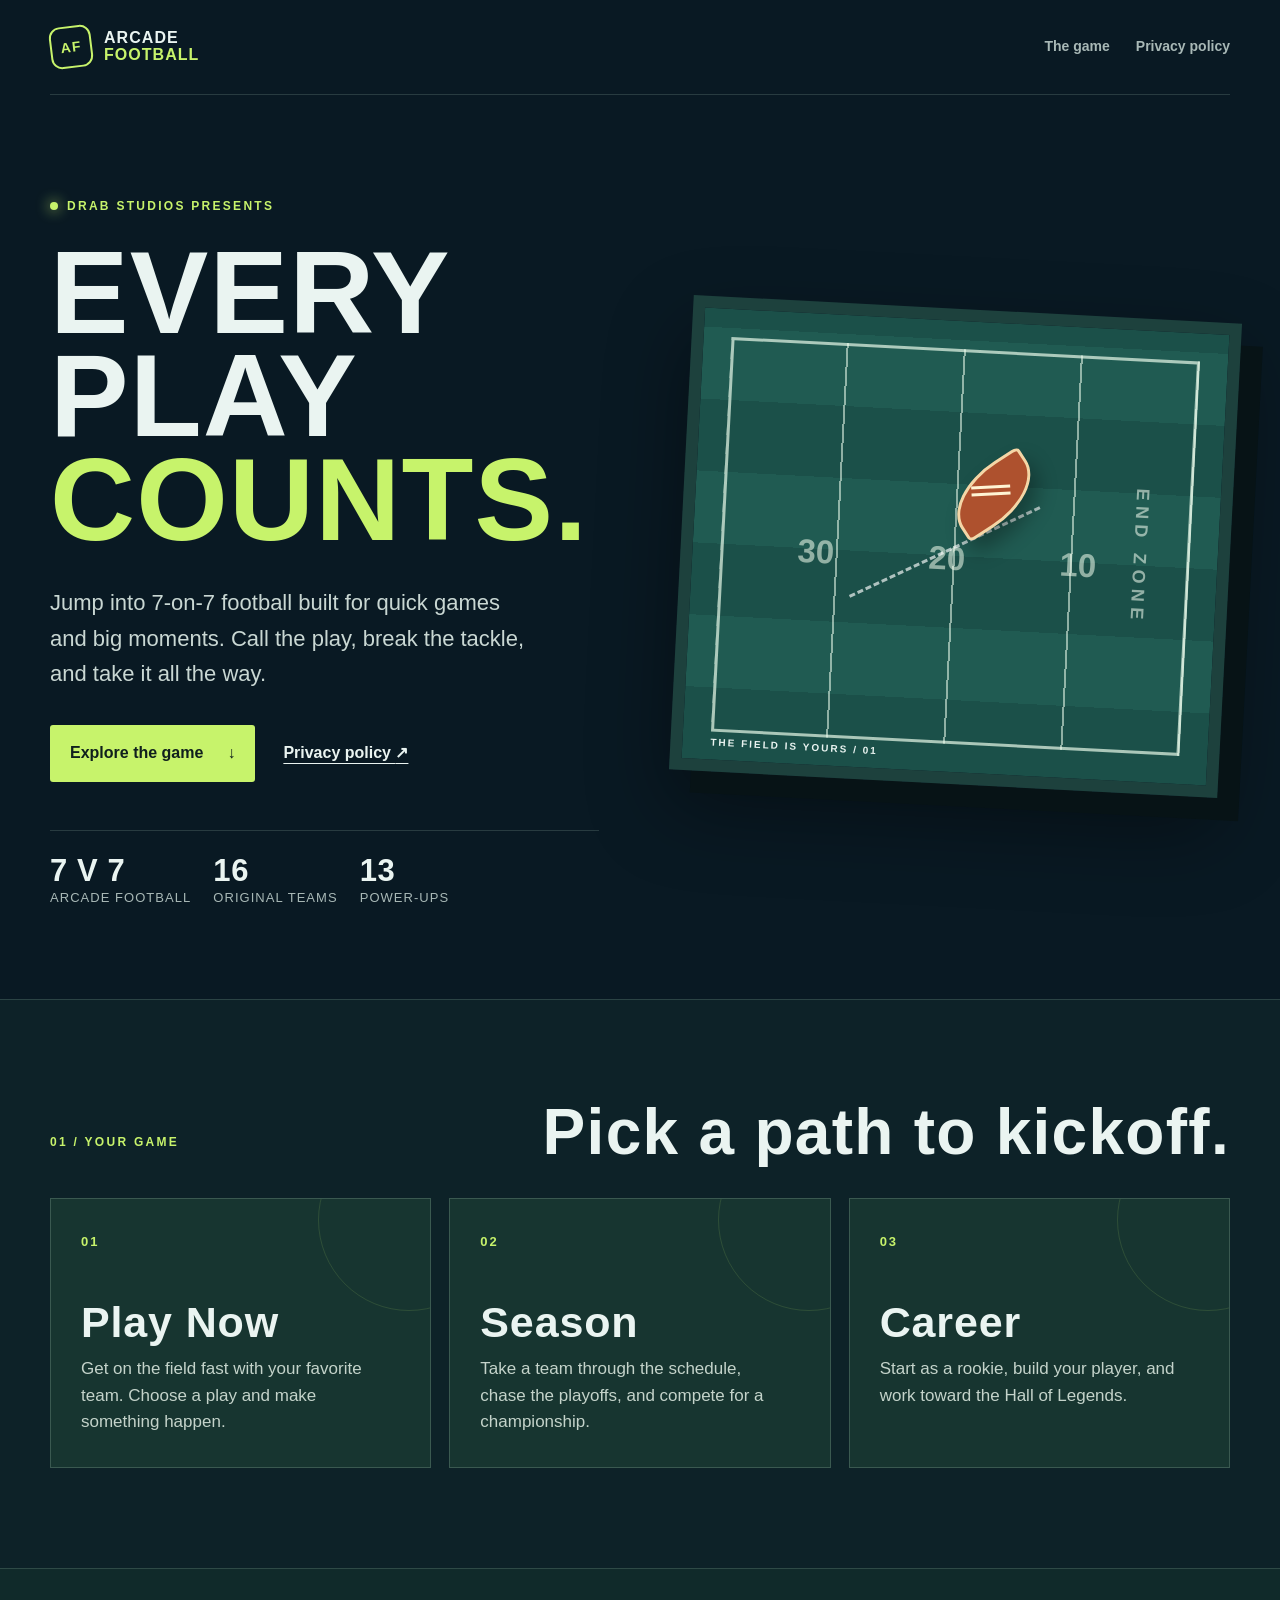
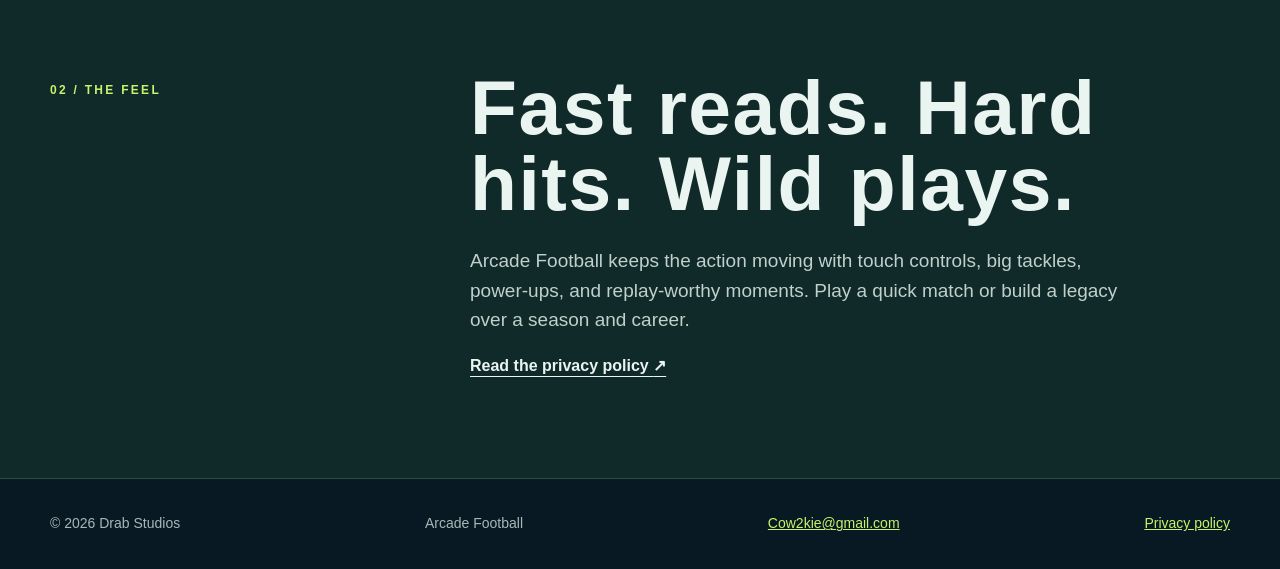
<file: index.html>
<!doctype html>
<html lang="en">
<head>
  <meta charset="utf-8">
  <meta name="viewport" content="width=device-width, initial-scale=1">
  <meta name="theme-color" content="#091923">
  <meta name="description" content="Arcade Football by Drab Studios: quick 7-on-7 games, 16 original teams, seasons, career mode, and arcade action.">
  <title>Arcade Football | Drab Studios</title>
  <link rel="stylesheet" href="styles.css">
</head>
<body>
  <header class="site-header wrap">
    <a class="brand" href="./" aria-label="Arcade Football home"><span class="brand-mark" aria-hidden="true">AF</span><span>ARCADE <strong>FOOTBALL</strong></span></a>
    <nav aria-label="Main navigation"><a href="#game">The game</a><a href="privacy.html">Privacy policy</a></nav>
  </header>
  <main>
    <section class="hero wrap" id="game">
      <div class="hero-copy">
        <p class="eyebrow"><span class="live-dot"></span>DRAB STUDIOS PRESENTS</p>
        <h1>EVERY PLAY<br><em>COUNTS.</em></h1>
        <p class="lede">Jump into 7-on-7 football built for quick games and big moments. Call the play, break the tackle, and take it all the way.</p>
        <div class="hero-actions"><a class="button button-primary" href="#modes">Explore the game <span aria-hidden="true">↓</span></a><a class="text-link" href="privacy.html">Privacy policy <span aria-hidden="true">↗</span></a></div>
        <div class="hero-stats" aria-label="Game highlights"><span><strong>7 v 7</strong> arcade football</span><span><strong>16</strong> original teams</span><span><strong>13</strong> power-ups</span></div>
      </div>
      <div class="field-art" role="img" aria-label="Stylized football field with a ball crossing toward the end zone">
        <div class="field-grid"></div><span class="yard yard-a">30</span><span class="yard yard-b">20</span><span class="yard yard-c">10</span><span class="endzone">END ZONE</span><span class="ball" aria-hidden="true"></span><span class="ball-trail" aria-hidden="true"></span><span class="field-caption">THE FIELD IS YOURS / 01</span>
      </div>
    </section>
    <section class="modes" id="modes"><div class="wrap">
      <div class="section-heading"><p class="section-kicker">01 / YOUR GAME</p><h2>Pick a path to kickoff.</h2></div>
      <div class="mode-grid">
        <article class="mode-card"><span class="mode-number">01</span><h3>Play Now</h3><p>Get on the field fast with your favorite team. Choose a play and make something happen.</p></article>
        <article class="mode-card"><span class="mode-number">02</span><h3>Season</h3><p>Take a team through the schedule, chase the playoffs, and compete for a championship.</p></article>
        <article class="mode-card"><span class="mode-number">03</span><h3>Career</h3><p>Start as a rookie, build your player, and work toward the Hall of Legends.</p></article>
      </div>
    </div></section>
    <section class="about"><div class="wrap about-grid"><p class="section-kicker">02 / THE FEEL</p><div><h2>Fast reads. Hard hits. Wild plays.</h2><p>Arcade Football keeps the action moving with touch controls, big tackles, power-ups, and replay-worthy moments. Play a quick match or build a legacy over a season and career.</p><a class="text-link" href="privacy.html">Read the privacy policy <span aria-hidden="true">↗</span></a></div></div></section>
  </main>
  <footer class="site-footer wrap"><span>© 2026 Drab Studios</span><span>Arcade Football</span><a href="mailto:Cow2kie@gmail.com">Cow2kie@gmail.com</a><a href="privacy.html">Privacy policy</a></footer>
</body>
</html>
</file>
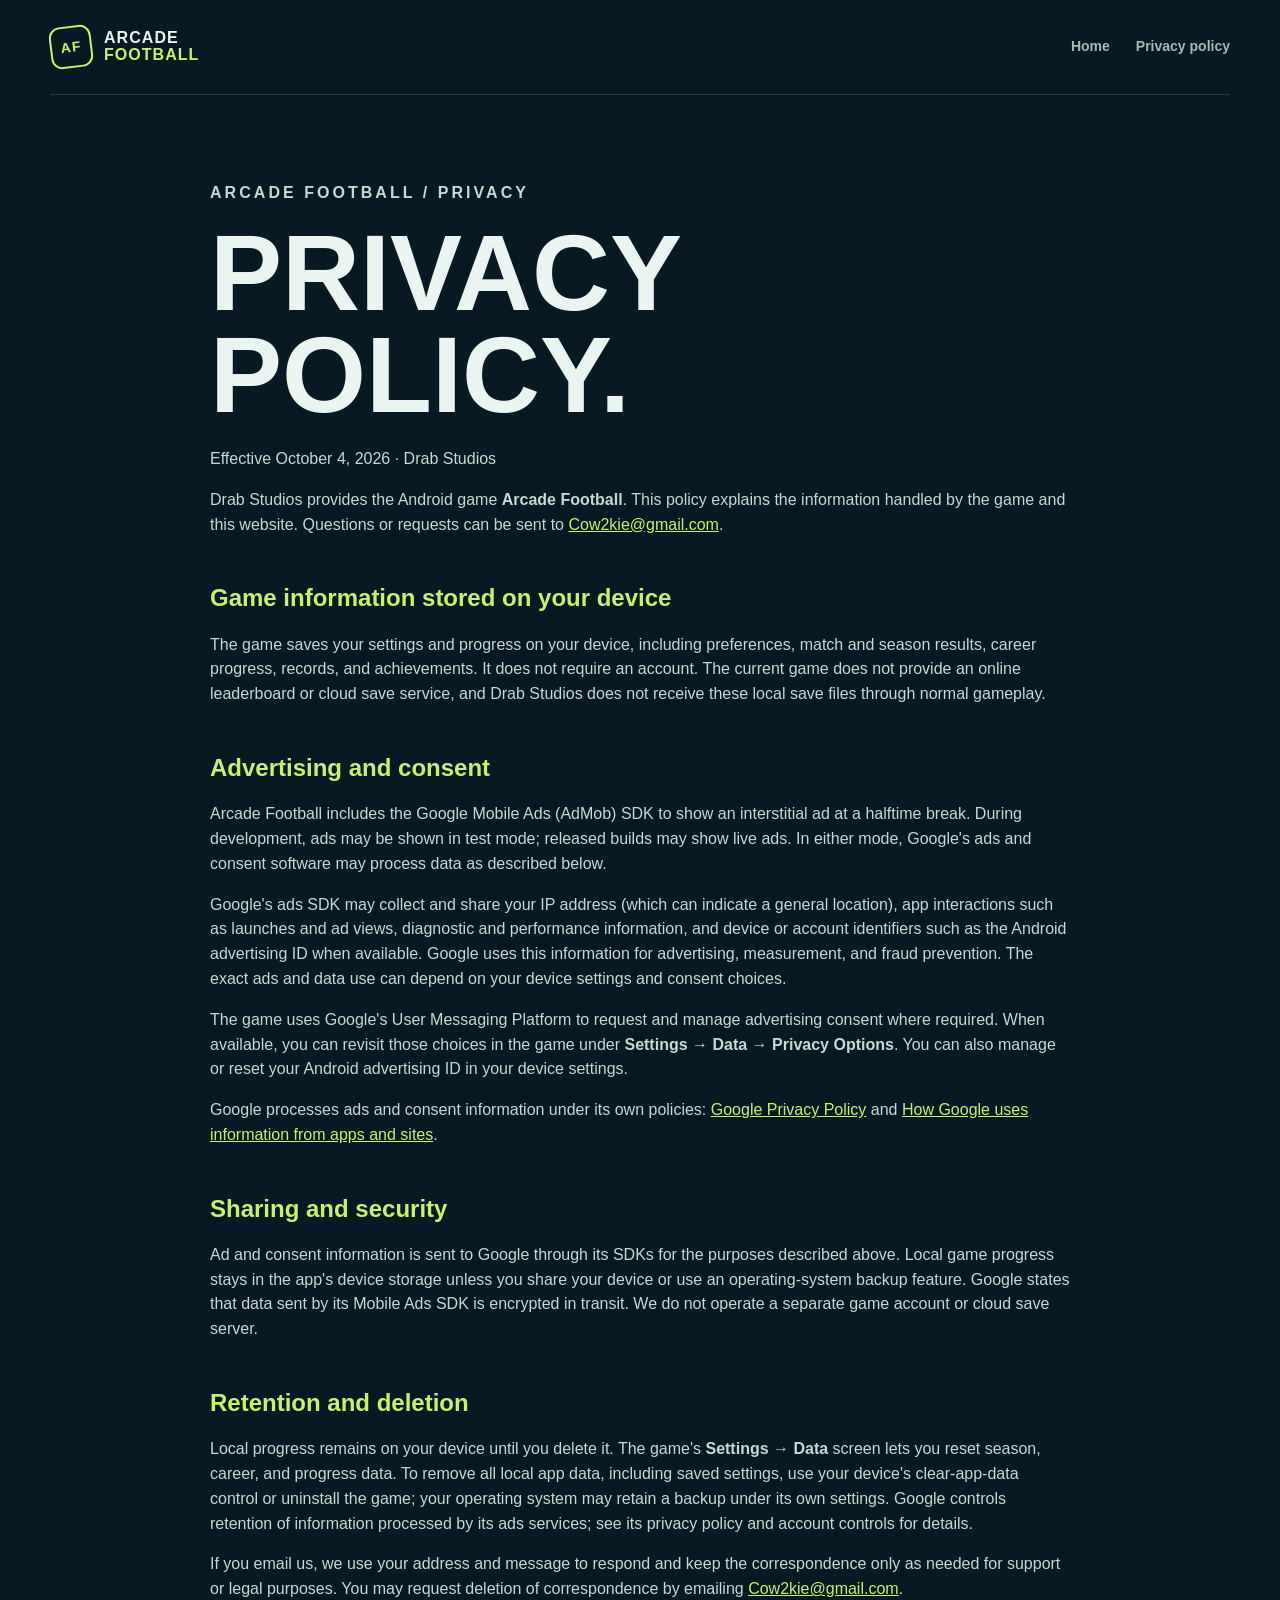
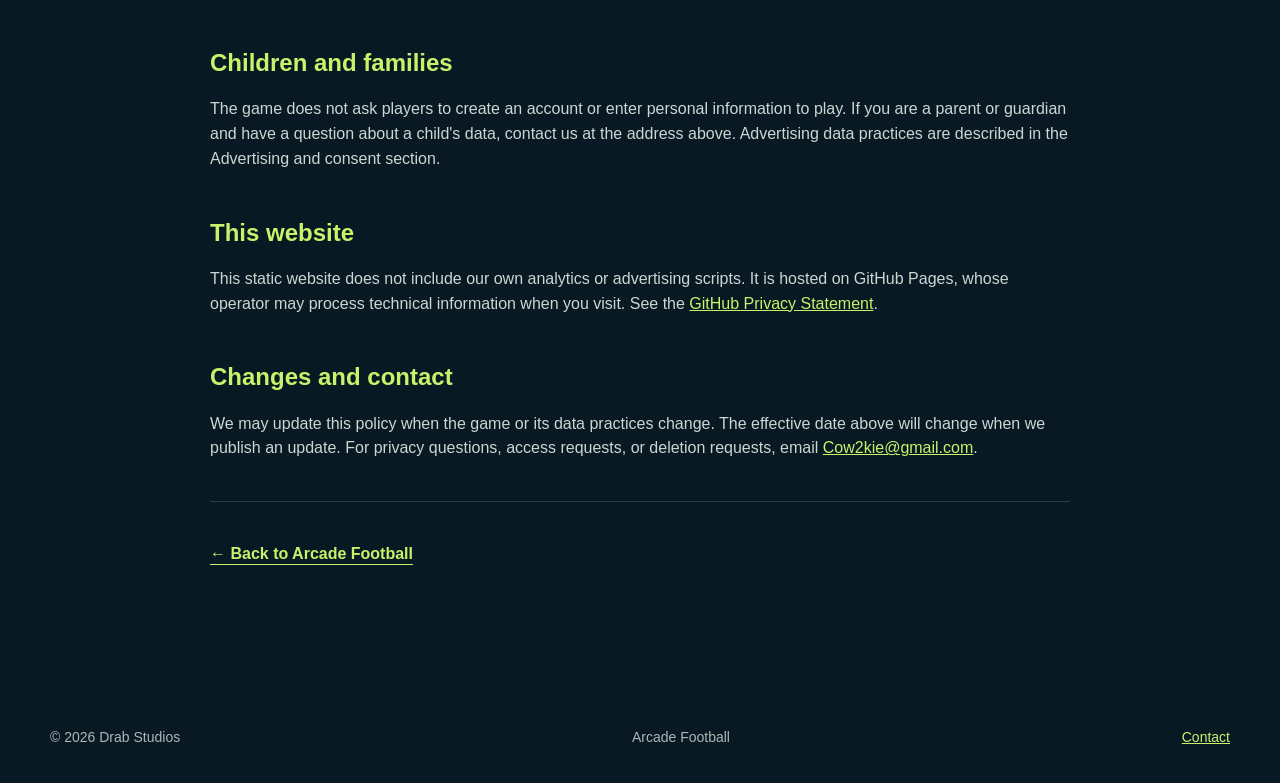
<file: privacy.html>
<!doctype html>
<html lang="en">
<head>
  <meta charset="utf-8">
  <meta name="viewport" content="width=device-width, initial-scale=1">
  <meta name="theme-color" content="#091923">
  <meta name="description" content="Privacy policy for Arcade Football by Drab Studios.">
  <title>Privacy Policy | Arcade Football</title>
  <link rel="stylesheet" href="styles.css">
</head>
<body>
  <header class="site-header wrap">
    <a class="brand" href="./" aria-label="Arcade Football home"><span class="brand-mark" aria-hidden="true">AF</span><span>ARCADE <strong>FOOTBALL</strong></span></a>
    <nav aria-label="Main navigation"><a href="./">Home</a><a href="privacy.html" aria-current="page">Privacy policy</a></nav>
  </header>
  <main class="policy-shell">
    <p class="eyebrow">ARCADE FOOTBALL / PRIVACY</p>
    <h1>PRIVACY<br>POLICY.</h1>
    <p class="policy-meta">Effective October 4, 2026 · Drab Studios</p>
    <p>Drab Studios provides the Android game <strong>Arcade Football</strong>. This policy explains the information handled by the game and this website. Questions or requests can be sent to <a href="mailto:Cow2kie@gmail.com">Cow2kie@gmail.com</a>.</p>

    <h2>Game information stored on your device</h2>
    <p>The game saves your settings and progress on your device, including preferences, match and season results, career progress, records, and achievements. It does not require an account. The current game does not provide an online leaderboard or cloud save service, and Drab Studios does not receive these local save files through normal gameplay.</p>

    <h2>Advertising and consent</h2>
    <p>Arcade Football includes the Google Mobile Ads (AdMob) SDK to show an interstitial ad at a halftime break. During development, ads may be shown in test mode; released builds may show live ads. In either mode, Google's ads and consent software may process data as described below.</p>
    <p>Google's ads SDK may collect and share your IP address (which can indicate a general location), app interactions such as launches and ad views, diagnostic and performance information, and device or account identifiers such as the Android advertising ID when available. Google uses this information for advertising, measurement, and fraud prevention. The exact ads and data use can depend on your device settings and consent choices.</p>
    <p>The game uses Google's User Messaging Platform to request and manage advertising consent where required. When available, you can revisit those choices in the game under <strong>Settings → Data → Privacy Options</strong>. You can also manage or reset your Android advertising ID in your device settings.</p>
    <p>Google processes ads and consent information under its own policies: <a href="https://policies.google.com/privacy">Google Privacy Policy</a> and <a href="https://policies.google.com/technologies/partner-sites">How Google uses information from apps and sites</a>.</p>

    <h2>Sharing and security</h2>
    <p>Ad and consent information is sent to Google through its SDKs for the purposes described above. Local game progress stays in the app's device storage unless you share your device or use an operating-system backup feature. Google states that data sent by its Mobile Ads SDK is encrypted in transit. We do not operate a separate game account or cloud save server.</p>

    <h2>Retention and deletion</h2>
    <p>Local progress remains on your device until you delete it. The game's <strong>Settings → Data</strong> screen lets you reset season, career, and progress data. To remove all local app data, including saved settings, use your device's clear-app-data control or uninstall the game; your operating system may retain a backup under its own settings. Google controls retention of information processed by its ads services; see its privacy policy and account controls for details.</p>
    <p>If you email us, we use your address and message to respond and keep the correspondence only as needed for support or legal purposes. You may request deletion of correspondence by emailing <a href="mailto:Cow2kie@gmail.com">Cow2kie@gmail.com</a>.</p>

    <h2>Children and families</h2>
    <p>The game does not ask players to create an account or enter personal information to play. If you are a parent or guardian and have a question about a child's data, contact us at the address above. Advertising data practices are described in the Advertising and consent section.</p>

    <h2>This website</h2>
    <p>This static website does not include our own analytics or advertising scripts. It is hosted on GitHub Pages, whose operator may process technical information when you visit. See the <a href="https://docs.github.com/en/site-policy/privacy-policies/github-general-privacy-statement">GitHub Privacy Statement</a>.</p>

    <h2>Changes and contact</h2>
    <p>We may update this policy when the game or its data practices change. The effective date above will change when we publish an update. For privacy questions, access requests, or deletion requests, email <a href="mailto:Cow2kie@gmail.com">Cow2kie@gmail.com</a>.</p>
    <hr>
    <p><a class="text-link" href="./">← Back to Arcade Football</a></p>
  </main>
  <footer class="site-footer wrap"><span>© 2026 Drab Studios</span><span>Arcade Football</span><a href="mailto:Cow2kie@gmail.com">Contact</a></footer>
</body>
</html>
</file>
<file: styles.css>
:root{color-scheme:dark;--ink:#eaf4f1;--muted:#a8b8b6;--navy:#091923;--navy2:#102b2d;--line:rgba(215,251,224,.15);--lime:#c7f36b;--field:#1c5149;--orange:#ff8d56}*{box-sizing:border-box}html{scroll-behavior:smooth}body{margin:0;background:var(--navy);color:var(--ink);font-family:Arial,Helvetica,sans-serif;line-height:1.55}a{color:inherit}a:focus-visible{outline:3px solid var(--lime);outline-offset:4px}.wrap{width:min(1180px,calc(100% - 48px));margin-inline:auto}.site-header{display:flex;align-items:center;justify-content:space-between;gap:24px;padding-block:26px;border-bottom:1px solid var(--line)}.brand{text-decoration:none;display:inline-flex;align-items:center;gap:12px;font-weight:900;letter-spacing:.065em;line-height:1.05}.brand strong{display:block;color:var(--lime)}.brand-mark{width:42px;height:42px;border:2px solid var(--lime);border-radius:11px;display:grid;place-items:center;color:var(--lime);font-size:14px;transform:rotate(-7deg)}nav{display:flex;gap:26px}nav a{text-decoration:none;color:var(--muted);font-size:14px;font-weight:700}nav a:hover,.text-link:hover{color:var(--lime)}.hero{min-height:680px;display:grid;grid-template-columns:1fr 1fr;align-items:center;gap:7%;padding-block:90px}.eyebrow,.section-kicker{color:var(--lime);font-weight:800;letter-spacing:.19em;font-size:12px}.live-dot{display:inline-block;width:8px;height:8px;border-radius:50%;background:var(--lime);box-shadow:0 0 14px var(--lime);margin-right:9px}.hero h1{font-family:Impact,'Arial Narrow',sans-serif;font-size:clamp(76px,9.2vw,150px);line-height:.88;letter-spacing:.01em;margin:25px 0 34px;font-weight:900}.hero h1 em{font-style:normal;color:var(--lime)}.lede{max-width:480px;color:#c9d7d3;font-size:clamp(18px,2vw,22px);line-height:1.6}.hero-actions{display:flex;align-items:center;gap:28px;flex-wrap:wrap;margin-top:34px}.button{display:inline-flex;align-items:center;gap:24px;text-decoration:none;font-weight:900;border-radius:3px;padding:16px 20px}.button-primary{background:var(--lime);color:#10201d}.button-primary:hover{background:#dcff96}.text-link{font-weight:800;text-underline-offset:5px}.field-art{height:475px;position:relative;overflow:hidden;border:12px solid #1d413d;background:repeating-linear-gradient(0deg,#1b5049 0 72px,#205b52 72px 144px);box-shadow:22px 22px 0 #071316,0 35px 80px rgba(0,0,0,.4);transform:rotate(3deg)}.field-art:before{content:"";position:absolute;inset:28px;border:3px solid rgba(239,255,239,.68)}.field-grid{position:absolute;inset:28px;background:repeating-linear-gradient(90deg,transparent 0 calc(25% - 2px),rgba(239,255,239,.55) calc(25% - 2px) 25%)}.yard{position:absolute;top:47%;color:rgba(244,255,238,.55);font-size:33px;font-weight:900}.yard-a{left:20%}.yard-b{left:45%}.yard-c{left:70%}.endzone{position:absolute;right:2%;top:50%;transform:translateY(-50%) rotate(90deg);color:rgba(245,255,242,.55);font-weight:900;letter-spacing:.3em;font-size:18px}.ball{position:absolute;left:48%;top:32%;width:92px;height:55px;background:#ae512e;border:3px solid #f4d6a6;border-radius:70% 8% 70% 8%;transform:rotate(-36deg);box-shadow:0 14px 20px rgba(0,0,0,.3);z-index:2}.ball:after{content:"";position:absolute;left:25px;top:15px;width:39px;height:3px;background:#fff4d4;transform:rotate(30deg);box-shadow:0 7px 0 #fff4d4}.ball-trail{position:absolute;left:28%;top:51%;width:210px;border-top:3px dashed rgba(255,255,255,.65);transform:rotate(-28deg)}.field-caption{position:absolute;bottom:10px;left:28px;font-weight:900;letter-spacing:.2em;font-size:10px}.about{background:#102a2a;border-top:1px solid var(--line);border-bottom:1px solid var(--line);padding-block:100px}.about-grid{display:grid;grid-template-columns:1fr 2fr;gap:40px}.about h2{font-family:Impact,'Arial Narrow',sans-serif;font-size:clamp(44px,6vw,78px);line-height:1;margin:0 0 24px;letter-spacing:.02em}.about p:not(.section-kicker){max-width:660px;color:#c0d0ca;font-size:19px}.site-footer{display:flex;justify-content:space-between;gap:18px;flex-wrap:wrap;padding-block:34px;color:var(--muted);font-size:14px}.site-footer a{color:var(--lime)}.policy-shell{width:min(860px,calc(100% - 48px));margin:0 auto;padding:70px 0 110px}.policy-shell h1{font-family:Impact,'Arial Narrow',sans-serif;font-size:clamp(62px,9vw,108px);line-height:.95;margin:16px 0 20px}.policy-shell h2{font-size:24px;margin:42px 0 12px;color:var(--lime)}.policy-shell p,.policy-shell li{color:#c8d8d3;font-size:16px}.policy-shell a{color:var(--lime)}.policy-shell ul{padding-left:22px}.policy-meta{color:var(--muted);font-size:14px}.draft-note{border:1px solid var(--orange);background:rgba(255,141,86,.09);padding:18px 22px;margin:36px 0;color:#ffe6d3}.draft-note strong{color:#ffab80}.policy-shell hr{border:0;border-top:1px solid var(--line);margin:40px 0}@media(max-width:800px){.hero{grid-template-columns:1fr;min-height:0;padding-block:70px}.field-art{height:350px;transform:rotate(1deg)}.about-grid{grid-template-columns:1fr}.about{padding-block:70px}}@media(max-width:520px){.wrap,.policy-shell{width:min(100% - 32px,1180px)}.site-header{align-items:flex-start}.brand{font-size:12px}.brand-mark{width:36px;height:36px}nav{gap:12px;flex-direction:column;align-items:flex-end}nav a{font-size:12px}.hero h1{font-size:clamp(68px,18vw,100px)}.field-art{height:275px;border-width:7px}.yard{font-size:20px}.ball{width:66px;height:40px}.ball:after{left:18px;top:10px;width:28px}.site-footer{flex-direction:column}}@media(prefers-reduced-motion:reduce){html{scroll-behavior:auto}}
.hero-stats{display:flex;gap:22px;flex-wrap:wrap;border-top:1px solid var(--line);margin-top:48px;padding-top:22px;color:var(--muted);font-size:13px;text-transform:uppercase;letter-spacing:.08em}.hero-stats span{display:flex;flex-direction:column;min-width:105px}.hero-stats strong{display:block;color:var(--ink);font-family:Impact,'Arial Narrow',sans-serif;font-size:31px;letter-spacing:.02em;line-height:1.15}.modes{padding-block:100px;background:#0d2228;border-top:1px solid var(--line)}.section-heading{display:flex;justify-content:space-between;align-items:end;gap:32px;margin-bottom:34px}.section-heading h2{margin:0;font-family:Impact,'Arial Narrow',sans-serif;font-size:clamp(42px,5vw,72px);line-height:1;letter-spacing:.02em}.mode-grid{display:grid;grid-template-columns:repeat(3,1fr);gap:18px}.mode-card{min-height:270px;background:#173530;border:1px solid rgba(215,251,224,.18);padding:30px;position:relative;overflow:hidden}.mode-card:after{content:"";position:absolute;width:180px;height:180px;border:1px solid rgba(199,243,107,.13);border-radius:50%;right:-70px;top:-70px}.mode-number{color:var(--lime);font-size:13px;font-weight:900;letter-spacing:.15em}.mode-card h3{font-family:Impact,'Arial Narrow',sans-serif;font-size:43px;line-height:1;margin:48px 0 12px;letter-spacing:.02em}.mode-card p{color:#c4d3ca;max-width:310px;margin:0;font-size:17px}.about{background:#102a2a}@media(max-width:800px){.mode-grid{grid-template-columns:1fr}.mode-card{min-height:220px}.mode-card h3{margin-top:30px}.section-heading{display:block}}@media(max-width:520px){.hero-stats{gap:14px}.hero-stats span{min-width:85px;font-size:11px}.hero-stats strong{font-size:26px}.modes{padding-block:70px}.mode-card{padding:24px}}
</file>
